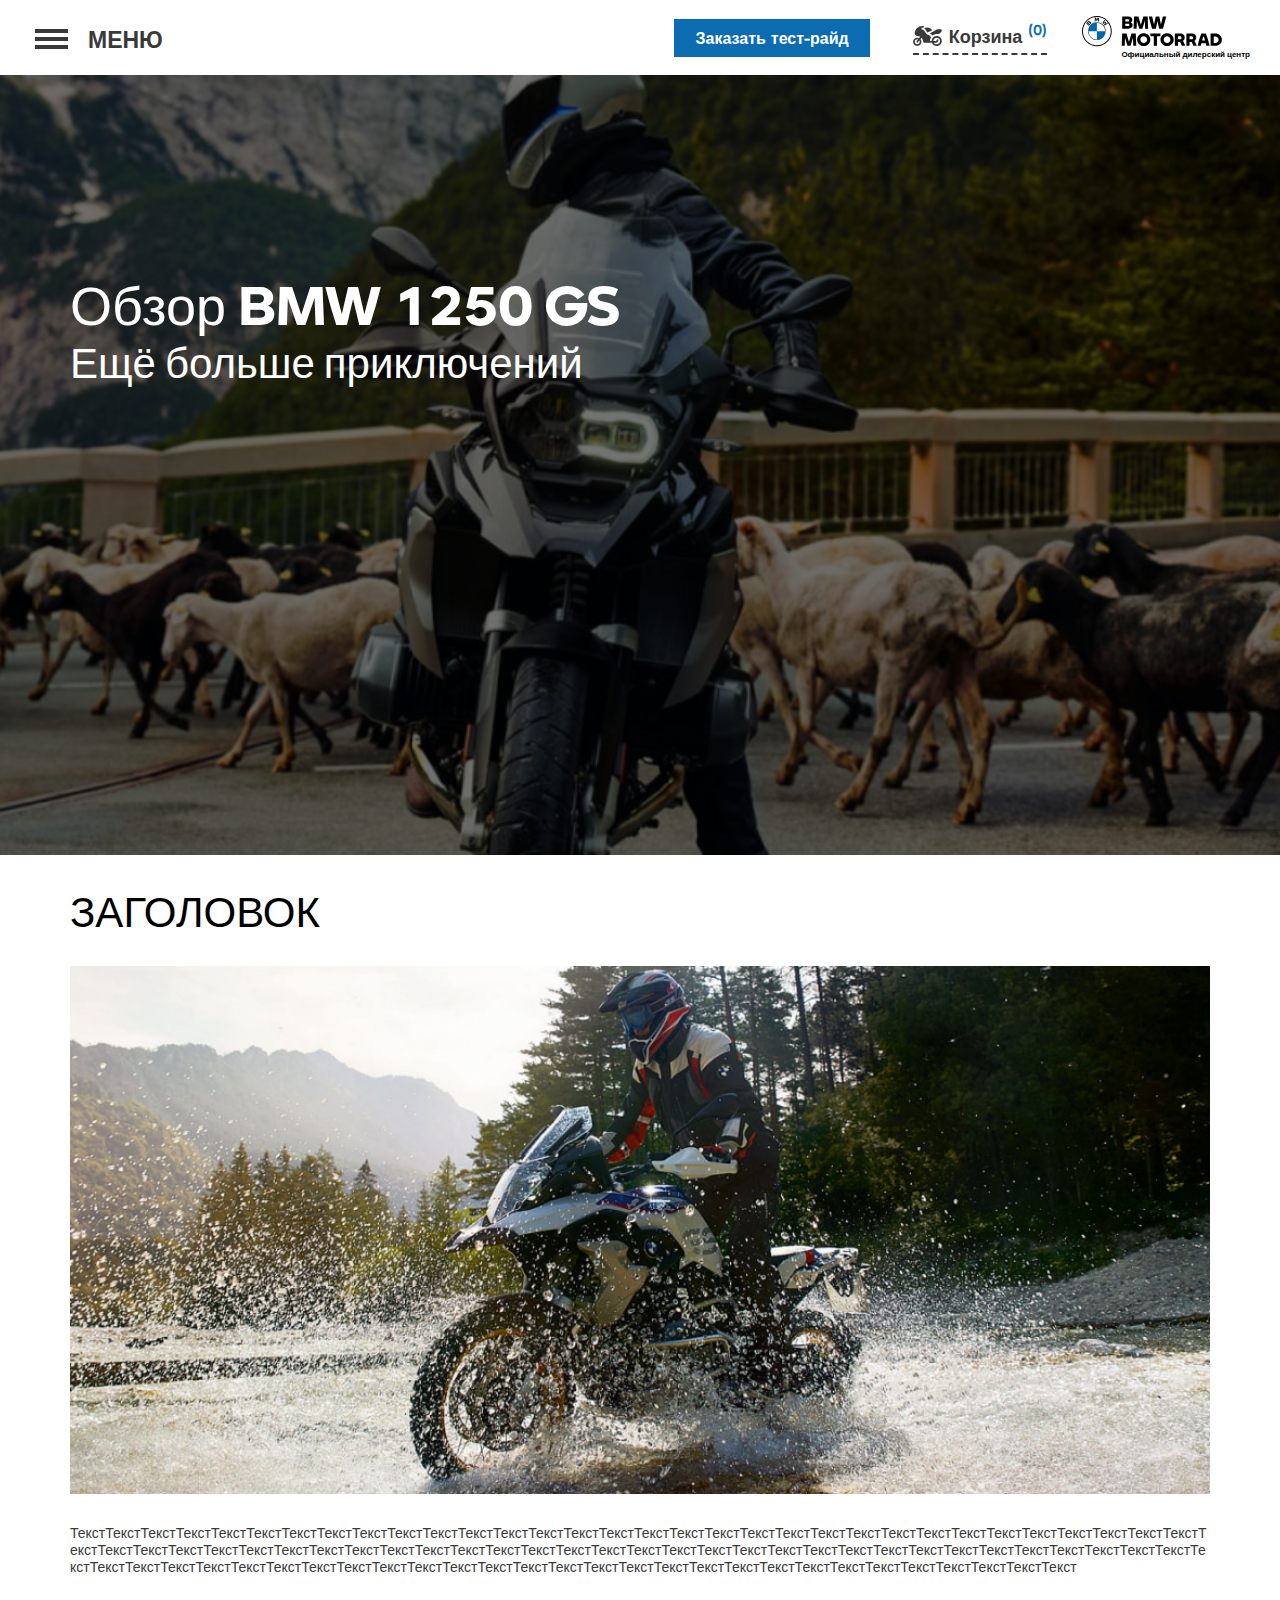
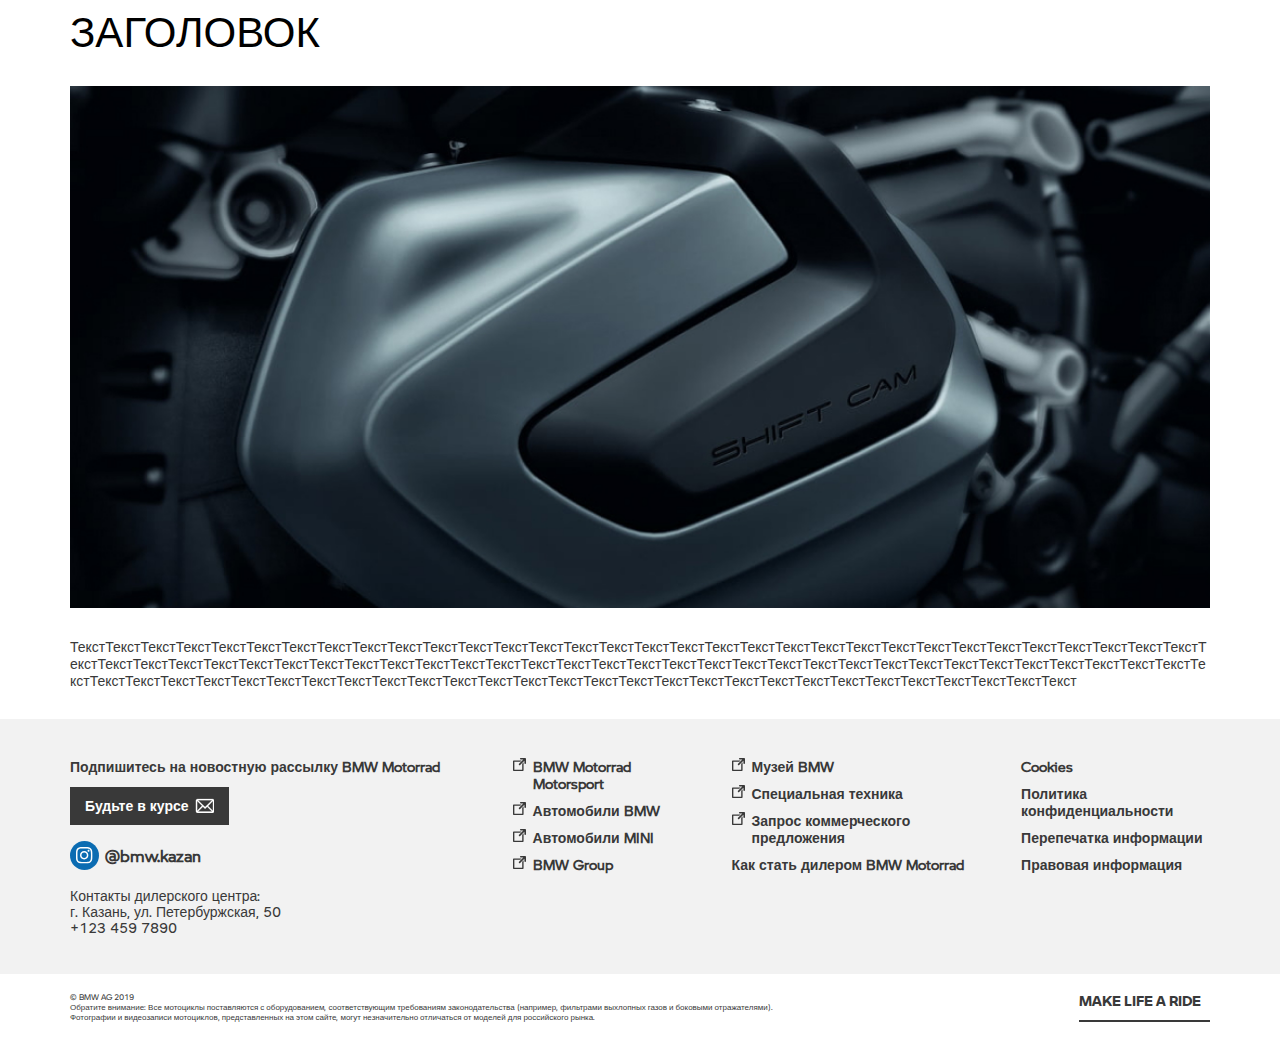
<file: overview.html>
<!DOCTYPE html>
<html xmlns="http://www.w3.org/1999/xhtml">
<head>
    <meta http-equiv="text/html" charset="utf-8">
    <meta http-equiv="X-UA-Compatible" content="IE=edge">
    <meta name="viewport" content="width=device-width, initial-scale=1">
    <title>MotoStore</title>
    <link rel="stylesheet" type="text/css" href="css/style.css">
  
</head>
<body class="body">


<!-- LOADER -->

<!-- Добавить класс "preloader--hidden" для скрытия прелоадера -->
<div class="preloader preloader--hidden">
    <svg width="120" height="120" viewBox="0 0 120 120" fill="none" xmlns="http://www.w3.org/2000/svg">
        <symbol id="l-circle">
            <circle r="10" cx="10" cy="10" />
        </symbol>
        <g id="loader" class="l-circles">
            <g class="g-circle">
                <use xlink:href="#l-circle" class="load-circle" />
            </g>
            <g class="g-circle">
                <use xlink:href="#l-circle" class="load-circle" />
            </g>
            <g class="g-circle">
                <use xlink:href="#l-circle" class="load-circle" />
            </g>
            <g class="g-circle">
                <use xlink:href="#l-circle" class="load-circle" />
            </g>
            <g class="g-circle">
                <use xlink:href="#l-circle" class="load-circle" />
            </g>
            <g class="g-circle">
                <use xlink:href="#l-circle" class="load-circle" />
            </g>
            <g class="g-circle">
                <use xlink:href="#l-circle" class="load-circle" />
            </g>
            <g class="g-circle">
                <use xlink:href="#l-circle" class="load-circle" />
            </g>
            <g class="g-circle">
                <use xlink:href="#l-circle" class="load-circle" />
            </g>
            <g class="g-circle">
                <use xlink:href="#l-circle" class="load-circle" />
            </g>
            <g class="g-circle">
                <use xlink:href="#l-circle" class="load-circle" />
            </g>
            <g class="g-circle">
                <use xlink:href="#l-circle" class="load-circle" />
            </g>
            <g class="g-circle">
                <use xlink:href="#l-circle" class="load-circle" />
            </g>
            <g class="g-circle">
                <use xlink:href="#l-circle" class="load-circle" />
            </g>
        </g>
    </svg>
</div>
<!-- / LOADER -->

<section class="main-head">
    <!-- HEADER -->

    <!-- Добавить класс "header--scrolling", если нужна прибитая к верху шапка.
         Добавить К НЕМУ класс "header--hidden", если нужно скрыть шапку при скролле вниз -->

    <!-- Добавить класс "header--opened_menu", когда меню открыто -->
    <header class="header">
        <button class="header__menu-button">
            <span></span>
            <span></span>
            <span></span>
            <span class="header__menu-label header__menu-label--menu">Меню</span>
            <span class="header__menu-label header__menu-label--close">Закрыть</span>
        </button>
        <button class="button button--blue header__order">Заказать тест-райд</button>
        <div class="header__basket">Корзина<span>(0)</span></div>
        <div class="header__logo">
            <img src="img/logo.svg" alt="">
            <span>Официальный дилерский центр</span>
        </div>
    </header>

    <!-- / HEADER -->

    <!-- CATALOG -->

    <div class="catalog header__catalog">
        <div class="catalog__wrapper">
        <!-- Добавить класс "catalog__categories--shown" для анимированного появления списка категорий -->
            <div class="catalog__categories catalog__categories--shown">
                <span class="catalog__cat catalog__cat--active">Мотоциклы BMW</span>
                <span class="catalog__cat">Аксессуары</span>
                <span class="catalog__cat">Сервис</span>
                <span class="catalog__cat">Владельцам BMW</span>
                <span class="catalog__cat">Мир BMW</span>
                <span class="catalog__cat">Дилерский центр</span>
            </div>

            <!-- Добавить класс "catalog__categories--shown" для анимированного появления списка категорий -->
            <div class="catalog__categories catalog__categories--shown">
                <span class="catalog__cat catalog__cat--small">Adventure</span>
                <span class="catalog__cat catalog__cat--small catalog__cat--active">Roadster</span>
                <span class="catalog__cat catalog__cat--small">Sport</span>
                <span class="catalog__cat catalog__cat--small">Tour</span>
                <span class="catalog__cat catalog__cat--small">Heritage</span>
                <span class="catalog__cat catalog__cat--small">Maxi-scooter</span>
                <span class="catalog__cat catalog__cat--small">Мотоциклы с пробегом</span>
                <span class="catalog__cat catalog__cat--small">Мотоциклы в наличии</span>
            </div>

            <!-- Добавить класс "catalog__items--shown" для анимированного появления списка товаров -->
            <div class="catalog__items catalog__items--shown">
                <div class="catalog__item">
                    <div class="catalog__item-img"><img src="img/cat1.jpg" alt=""></div>
                    <a href="#">G 310 GS</a>
                </div>
                <div class="catalog__item">
                    <div class="catalog__item-img"><img src="img/cat1.jpg" alt=""></div>
                    <a href="#">BMW F 750 GS</a>
                </div>
                <div class="catalog__item">
                    <div class="catalog__item-img"><img src="img/cat1.jpg" alt=""></div>
                    <a href="#">G 310 GS</a>
                </div>
                <div class="catalog__item">
                    <div class="catalog__item-img"><img src="img/cat1.jpg" alt=""></div>
                    <a href="#">BMW F 750 GS</a>
                </div>
                <div class="catalog__item">
                    <div class="catalog__item-img"><img src="img/cat1.jpg" alt=""></div>
                    <a href="#">G 310 GS</a>
                </div>
                <div class="catalog__item">
                    <div class="catalog__item-img"><img src="img/cat1.jpg" alt=""></div>
                    <a href="#">BMW F 750 GS</a>
                </div>
            </div>



            <div class="catalog-footer">
                <div class="catalog-footer__items">
                    <a href="#">
                        <div class="catalog-footer__item">
                            <div class="catalog-footer__img"><img src="img/header-icons/01.svg" alt=""></div>
                            <p class="catalog-footer__text">Создайте свой мотоцикл</p>
                        </div>
                    </a>
                    <a href="#">
                        <div class="catalog-footer__item">
                            <div class="catalog-footer__img"><img src="img/header-icons/02.svg" alt=""></div>
                            <p class="catalog-footer__text">Найти дилера</p>
                        </div>
                    </a>
                    <a href="#">
                        <div class="catalog-footer__item">
                            <div class="catalog-footer__img"><img src="img/header-icons/03.svg" alt=""></div>
                            <p class="catalog-footer__text">Обзор моделей</p>
                        </div>
                    </a>
                    <a href="#">
                        <div class="catalog-footer__item">
                            <div class="catalog-footer__img"><img src="img/header-icons/04.svg" alt=""></div>
                            <p class="catalog-footer__text">События</p>
                        </div>
                    </a>
                    <a href="#">
                        <div class="catalog-footer__item">
                            <div class="catalog-footer__img"><img src="img/header-icons/05.svg" alt=""></div>
                            <p class="catalog-footer__text">Тест-райд</p>
                        </div>
                    </a>
                </div>
                <a href="#" class="catalog-footer__link">make life a ride</a>
            </div>
        </div>
    </div>

    <!-- / CATALOG -->

    

</section>

<!-- FIRST-SCREEN -->
    
    <div class="first-screen">
        <div class="container first-text">
            <h1 class="first-text__head">Обзор BMW 1250 GS</h1>
            <p class="first-text__text">Ещё больше приключений</p>
        </div>
    </div>

<!-- / FIRST-SCREEN -->

<section class="content">
    <div class="container">
        <div class="content-block">
            <div class="content-block__flex">
                <h2 class="content-block__head">ЗАГОЛОВОК</h2>
                <img src="img/overview/01.jpg" alt="" class="content-block__img">
                <p class="content-block__text">ТекстТекстТекстТекстТекстТекстТекстТекстТекстТекстТекстТекстТекстТекстТекстТекстТекстТекстТекстТекстТекстТекстТекстТекстТекстТекстТекстТекстТекстТекстТекстТекстТекстТекстТекстТекстТекстТекстТекстТекстТекстТекстТекстТекстТекстТекстТекстТекстТекстТекстТекстТекстТекстТекстТекстТекстТекстТекстТекстТекстТекстТекстТекстТекстТекстТекстТекстТекстТекстТекстТекстТекстТекстТекстТекстТекстТекстТекстТекстТекстТекстТекстТекстТекстТекстТекстТекстТекстТекстТекстТекстТекстТекст</p>
            </div>
        </div>
        <div class="content-block">
            <div class="content-block__flex">
                <h2 class="content-block__head">ЗАГОЛОВОК</h2>
                <img src="img/overview/02.jpg" alt="" class="content-block__img">
                <p class="content-block__text">ТекстТекстТекстТекстТекстТекстТекстТекстТекстТекстТекстТекстТекстТекстТекстТекстТекстТекстТекстТекстТекстТекстТекстТекстТекстТекстТекстТекстТекстТекстТекстТекстТекстТекстТекстТекстТекстТекстТекстТекстТекстТекстТекстТекстТекстТекстТекстТекстТекстТекстТекстТекстТекстТекстТекстТекстТекстТекстТекстТекстТекстТекстТекстТекстТекстТекстТекстТекстТекстТекстТекстТекстТекстТекстТекстТекстТекстТекстТекстТекстТекстТекстТекстТекстТекстТекстТекстТекстТекстТекстТекстТекстТекст</p>
            </div>
        </div>
    </div>

</section>
<!-- FOOTER -->

    <footer class="footer">
        <div class="container footer__flex">
            <div class="footer__left">
                <p class="footer__subscribe-text">Подпишитесь на новостную рассылку BMW Motorrad</p>
                <button class="button button--subscribe">Будьте в курсе</button>
                <div class="socials footer__soc">
                    <a href="#" class="socials__item">
                        <span class="socials__icon"><img src="img/insta.svg" alt=""></span>
                        <span class="socials__text">@bmw.kazan</span>
                    </a>
                </div>
                <p class="footer__contacts">
                    Контакты дилерского центра:<br>
                    г. Казань, ул. Петербуржская, 50<br>
                    +123 459 7890
                </p>
            </div>
            <div class="column-menu footer__menu">
                <div class="column-menu__col">
                    <a href="https://www.bmw-motorrad.ru/" target="_blank" class="column-menu__link column-menu__link--external">BMW Motorrad Motorsport</a>
                    <a href="https://www.bmwgroup.com/en.html" target="_blank" class="column-menu__link column-menu__link--external">Автомобили BMW</a>
                    <a href="https://www.bmw-motorrad.ru/" target="_blank" class="column-menu__link column-menu__link--external">Автомобили MINI</a>
                    <a href="https://www.bmwgroup.com/en.html" target="_blank" class="column-menu__link column-menu__link--external">BMW Group</a>
                </div>
                <div class="column-menu__col">
                    <a href="https://www.bmw-motorrad.ru/" target="_blank" class="column-menu__link column-menu__link--external">Музей BMW</a>
                    <a href="https://www.bmwgroup.com/en.html" target="_blank" class="column-menu__link column-menu__link--external">Специальная техника</a>
                    <a href="https://www.bmw-motorrad.ru/" target="_blank" class="column-menu__link column-menu__link--external">Запрос коммерческого предложения</a>
                    <a href="#" class="column-menu__link">Как стать дилером BMW Motorrad</a>
                </div>                
                <div class="column-menu__col">
                    <a href="#" class="column-menu__link">Cookies</a>
                    <a href="#" class="column-menu__link">Политика конфиденциальности</a>
                    <a href="#" class="column-menu__link">Перепечатка информации</a>
                    <a href="#" class="column-menu__link">Правовая информация</a>
                </div>   
            </div>
        </div>
    </footer>
    <div class="bottom">
        <div class="container bottom__flex">
            <p class="bottom__copyright">© BMW AG 2019<br>Обратите внимание: Все мотоциклы поставляются с оборудованием, соответствующим требованиям законодательства (например, фильтрами выхлопных газов и боковыми отражателями). Фотографии и видеозаписи мотоциклов, представленных на этом сайте, могут незначительно отличаться от моделей для российского рынка.</p>

            <!-- Анимация будет при добавлении класса "bottom__slogan--lined" -->
            <span class="bottom__slogan bottom__slogan--lined">MAKE LIFE A RIDE</span>
        </div>
    </div>

    <!-- / FOOTER -->

<!-- ЭТО СКРИПТЫ ЧИСТО ДЛЯ ТЕСТА НА ХЕРОКУ -->

<script>
    document.getElementsByClassName('header__menu-button')[0].onclick = function() {
        const header = document.getElementsByClassName('header')[0];
        const body = document.getElementsByClassName('body')[0];
        if (!header.classList.contains('header--opened_menu')) {
            header.classList.add('header--opened_menu');
            body.classList.add('_lock');
        }
        else {
            header.classList.remove('header--opened_menu');
            body.classList.remove('_lock');
        }
    }
</script>

</body>
</html>
</file>
<file: css/style.css>
@charset "UTF-8";
@font-face {
	font-family: "Century Gothic Regular";
	src: url("../../fonts/CenturyGothic.eot");
	src: url("../../fonts/CenturyGothic.eot?#iefix") format("embedded-opentype"), url("../../fonts/CenturyGothic.woff") format("woff"), url("../../fonts/CenturyGothic.ttf") format("truetype");
	font-weight: normal;
	font-style: normal;
}
@font-face {
	font-family: "BMW Regular";
	src: url("../../fonts/BMWMotorradW05-Regular.woff");
	src: url("../../fonts/BMWMotorradW05-Regular.eot?#iefix") format("embedded-opentype"), url("../../fonts/BMWMotorradW05-Regular.woff") format("woff"), url("../../fonts/BMWMotorradW05-Regular.ttf") format("truetype");
	font-weight: normal;
	font-style: normal;
}
@font-face {
	font-family: "BMW Bold";
	src: url("../../fonts/BMWMotorradW05-Bold.eot");
	src: url("../../fonts/BMWMotorradW05-Bold.eot?#iefix") format("embedded-opentype"), url("../../fonts/BMWMotorradW05-Bold.woff") format("woff"), url("../../fonts/BMWMotorradW05-Bold.ttf") format("truetype");
	font-weight: normal;
	font-style: normal;
}
body {
	font-family: "BMW Regular", sans-serif;
	color: #393939;
	margin: 0;
	padding: 0;
	background: white;
	position: relative;
}
body._lock {
	overflow: hidden;
}

p {
	margin: 0;
}

h1, h2, h3, h4, h5, h6 {
	margin: 0;
	font-weight: normal;
}

header, footer, section, div, span, p, button, a, input, textarea, form {
	-webkit-box-sizing: border-box;
	        box-sizing: border-box;
}

button, input, textarea, select {
	outline: none;
}

button {
	padding: 0;
	border: 0;
	background-color: transparent;
	-webkit-transition: 0.3s;
	-o-transition: 0.3s;
	transition: 0.3s;
}

a {
	text-decoration: none;
	-webkit-transition: 0.3s;
	-o-transition: 0.3s;
	transition: 0.3s;
}

a:focus {
	outline: none;
}

form {
	margin: 0;
}

footer {
	margin: 0;
	padding: 0;
}

ul {
	-webkit-padding-start: 0px;
	        padding-inline-start: 0px;
}

/* количество кружков */
/* размер прелоадера */
/* цвет кружков */
/* угол поворота каждого кружка относительно центра фигуры */
.preloader {
	position: fixed;
	top: 0;
	left: 0;
	bottom: 0;
	right: 0;
	background: white;
	z-index: 5000;
	display: -webkit-box;
	display: -ms-flexbox;
	display: flex;
	-webkit-box-pack: center;
	    -ms-flex-pack: center;
	        justify-content: center;
	-webkit-box-align: center;
	    -ms-flex-align: center;
	        align-items: center;
	-webkit-transition: 0.3s;
	-o-transition: 0.3s;
	transition: 0.3s;
}
.preloader--hidden {
	opacity: 0;
	pointer-events: none;
}
.preloader .l-circles {
	fill: black;
}
.preloader .g-circle {
	-webkit-transform-origin: 60px 60px;
	    -ms-transform-origin: 60px 60px;
	        transform-origin: 60px 60px;
	-webkit-animation: opacity 1.2s linear infinite;
	        animation: opacity 1.2s linear infinite;
}
.preloader .g-circle:nth-child(14n+1) {
	-webkit-transform: rotate(-25.7142857143deg) translate(10px, 10px) scale(0.85);
	    -ms-transform: rotate(-25.7142857143deg) translate(10px, 10px) scale(0.85);
	        transform: rotate(-25.7142857143deg) translate(10px, 10px) scale(0.85);
	-webkit-animation-delay: -0.1s;
	        animation-delay: -0.1s;
}
.preloader .g-circle:nth-child(14n+2) {
	-webkit-transform: rotate(-51.4285714286deg) translate(10px, 10px) scale(0.85);
	    -ms-transform: rotate(-51.4285714286deg) translate(10px, 10px) scale(0.85);
	        transform: rotate(-51.4285714286deg) translate(10px, 10px) scale(0.85);
	-webkit-animation-delay: -0.2s;
	        animation-delay: -0.2s;
}
.preloader .g-circle:nth-child(14n+3) {
	-webkit-transform: rotate(-77.1428571429deg) translate(10px, 10px) scale(0.85);
	    -ms-transform: rotate(-77.1428571429deg) translate(10px, 10px) scale(0.85);
	        transform: rotate(-77.1428571429deg) translate(10px, 10px) scale(0.85);
	-webkit-animation-delay: -0.3s;
	        animation-delay: -0.3s;
}
.preloader .g-circle:nth-child(14n+4) {
	-webkit-transform: rotate(-102.8571428571deg) translate(10px, 10px) scale(0.85);
	    -ms-transform: rotate(-102.8571428571deg) translate(10px, 10px) scale(0.85);
	        transform: rotate(-102.8571428571deg) translate(10px, 10px) scale(0.85);
	-webkit-animation-delay: -0.4s;
	        animation-delay: -0.4s;
}
.preloader .g-circle:nth-child(14n+5) {
	-webkit-transform: rotate(-128.5714285714deg) translate(10px, 10px) scale(0.85);
	    -ms-transform: rotate(-128.5714285714deg) translate(10px, 10px) scale(0.85);
	        transform: rotate(-128.5714285714deg) translate(10px, 10px) scale(0.85);
	-webkit-animation-delay: -0.5s;
	        animation-delay: -0.5s;
}
.preloader .g-circle:nth-child(14n+6) {
	-webkit-transform: rotate(-154.2857142857deg) translate(10px, 10px) scale(0.85);
	    -ms-transform: rotate(-154.2857142857deg) translate(10px, 10px) scale(0.85);
	        transform: rotate(-154.2857142857deg) translate(10px, 10px) scale(0.85);
	-webkit-animation-delay: -0.6s;
	        animation-delay: -0.6s;
}
.preloader .g-circle:nth-child(14n+7) {
	-webkit-transform: rotate(-180deg) translate(10px, 10px) scale(0.85);
	    -ms-transform: rotate(-180deg) translate(10px, 10px) scale(0.85);
	        transform: rotate(-180deg) translate(10px, 10px) scale(0.85);
	-webkit-animation-delay: -0.7s;
	        animation-delay: -0.7s;
}
.preloader .g-circle:nth-child(14n+8) {
	-webkit-transform: rotate(-205.7142857143deg) translate(10px, 10px) scale(0.85);
	    -ms-transform: rotate(-205.7142857143deg) translate(10px, 10px) scale(0.85);
	        transform: rotate(-205.7142857143deg) translate(10px, 10px) scale(0.85);
	-webkit-animation-delay: -0.8s;
	        animation-delay: -0.8s;
}
.preloader .g-circle:nth-child(14n+9) {
	-webkit-transform: rotate(-231.4285714286deg) translate(10px, 10px) scale(0.85);
	    -ms-transform: rotate(-231.4285714286deg) translate(10px, 10px) scale(0.85);
	        transform: rotate(-231.4285714286deg) translate(10px, 10px) scale(0.85);
	-webkit-animation-delay: -0.9s;
	        animation-delay: -0.9s;
}
.preloader .g-circle:nth-child(14n+10) {
	-webkit-transform: rotate(-257.1428571429deg) translate(10px, 10px) scale(0.85);
	    -ms-transform: rotate(-257.1428571429deg) translate(10px, 10px) scale(0.85);
	        transform: rotate(-257.1428571429deg) translate(10px, 10px) scale(0.85);
	-webkit-animation-delay: -1s;
	        animation-delay: -1s;
}
.preloader .g-circle:nth-child(14n+11) {
	-webkit-transform: rotate(-282.8571428571deg) translate(10px, 10px) scale(0.85);
	    -ms-transform: rotate(-282.8571428571deg) translate(10px, 10px) scale(0.85);
	        transform: rotate(-282.8571428571deg) translate(10px, 10px) scale(0.85);
	-webkit-animation-delay: -1.1s;
	        animation-delay: -1.1s;
}
.preloader .g-circle:nth-child(14n+12) {
	-webkit-transform: rotate(-308.5714285714deg) translate(10px, 10px) scale(0.85);
	    -ms-transform: rotate(-308.5714285714deg) translate(10px, 10px) scale(0.85);
	        transform: rotate(-308.5714285714deg) translate(10px, 10px) scale(0.85);
	-webkit-animation-delay: -1.2s;
	        animation-delay: -1.2s;
}
.preloader .g-circle:nth-child(14n+13) {
	-webkit-transform: rotate(-334.2857142857deg) translate(10px, 10px) scale(0.85);
	    -ms-transform: rotate(-334.2857142857deg) translate(10px, 10px) scale(0.85);
	        transform: rotate(-334.2857142857deg) translate(10px, 10px) scale(0.85);
	-webkit-animation-delay: -1.3s;
	        animation-delay: -1.3s;
}
.preloader .g-circle:nth-child(14n+14) {
	-webkit-transform: rotate(-360deg) translate(10px, 10px) scale(0.85);
	    -ms-transform: rotate(-360deg) translate(10px, 10px) scale(0.85);
	        transform: rotate(-360deg) translate(10px, 10px) scale(0.85);
	-webkit-animation-delay: -1.4s;
	        animation-delay: -1.4s;
}
.preloader .g-circle:nth-child(14n+1) .load-circle {
	-webkit-animation-delay: -0.1s;
	        animation-delay: -0.1s;
}
.preloader .g-circle:nth-child(14n+2) .load-circle {
	-webkit-animation-delay: -0.2s;
	        animation-delay: -0.2s;
}
.preloader .g-circle:nth-child(14n+3) .load-circle {
	-webkit-animation-delay: -0.3s;
	        animation-delay: -0.3s;
}
.preloader .g-circle:nth-child(14n+4) .load-circle {
	-webkit-animation-delay: -0.4s;
	        animation-delay: -0.4s;
}
.preloader .g-circle:nth-child(14n+5) .load-circle {
	-webkit-animation-delay: -0.5s;
	        animation-delay: -0.5s;
}
.preloader .g-circle:nth-child(14n+6) .load-circle {
	-webkit-animation-delay: -0.6s;
	        animation-delay: -0.6s;
}
.preloader .g-circle:nth-child(14n+7) .load-circle {
	-webkit-animation-delay: -0.7s;
	        animation-delay: -0.7s;
}
.preloader .g-circle:nth-child(14n+8) .load-circle {
	-webkit-animation-delay: -0.8s;
	        animation-delay: -0.8s;
}
.preloader .g-circle:nth-child(14n+9) .load-circle {
	-webkit-animation-delay: -0.9s;
	        animation-delay: -0.9s;
}
.preloader .g-circle:nth-child(14n+10) .load-circle {
	-webkit-animation-delay: -1s;
	        animation-delay: -1s;
}
.preloader .g-circle:nth-child(14n+11) .load-circle {
	-webkit-animation-delay: -1.1s;
	        animation-delay: -1.1s;
}
.preloader .g-circle:nth-child(14n+12) .load-circle {
	-webkit-animation-delay: -1.2s;
	        animation-delay: -1.2s;
}
.preloader .g-circle:nth-child(14n+13) .load-circle {
	-webkit-animation-delay: -1.3s;
	        animation-delay: -1.3s;
}
.preloader .g-circle:nth-child(14n+14) .load-circle {
	-webkit-animation-delay: -1.4s;
	        animation-delay: -1.4s;
}
.preloader .load-circle {
	-webkit-transform-origin: 15px 15px;
	    -ms-transform-origin: 15px 15px;
	        transform-origin: 15px 15px;
	-webkit-animation: 1.2s linear infinite;
	        animation: 1.2s linear infinite;
	-webkit-animation-name: transform;
	        animation-name: transform;
}

@-webkit-keyframes opacity {
	0% {
		fill-opacity: 1;
	}
	42% {
		fill-opacity: 0.8;
	}
	50% {
		fill-opacity: 0.7;
	}
	100% {
		fill-opacity: 0.3;
	}
}

@keyframes opacity {
	0% {
		fill-opacity: 1;
	}
	42% {
		fill-opacity: 0.8;
	}
	50% {
		fill-opacity: 0.7;
	}
	100% {
		fill-opacity: 0.3;
	}
}
@-webkit-keyframes transform {
	0% {
		-webkit-transform: scale(1);
		        transform: scale(1);
	}
	100% {
		-webkit-transform: scale(0.05);
		        transform: scale(0.05);
	}
}
@keyframes transform {
	0% {
		-webkit-transform: scale(1);
		        transform: scale(1);
	}
	100% {
		-webkit-transform: scale(0.05);
		        transform: scale(0.05);
	}
}
.main-head {
	position: relative;
	-webkit-box-shadow: 0px 1px 0px rgba(0, 0, 0, 0.05);
	        box-shadow: 0px 1px 0px rgba(0, 0, 0, 0.05);
}

.container {
	width: 1276px;
	margin: 0 auto;
	max-width: 100%;
}
@media (max-width: 1336px) {
	.container {
		max-width: 1140px;
	}
}
@media (max-width: 1199px) {
	.container {
		max-width: 932px;
	}
}
@media (max-width: 991px) {
	.container {
		max-width: 708px;
	}
}
@media (max-width: 767px) {
	.container {
		max-width: 100%;
		padding-left: 15px;
		padding-right: 15px;
	}
}
.container--form {
	width: 704px;
}
.container--middle {
	width: 958px;
}
.container--big {
	width: 1150px;
}
.container--max {
	width: 1353px;
}

.button {
	height: 38px;
	font-family: "BMW Regular", sans-serif;
	font-weight: bold;
	font-size: 16px;
	line-height: 20px;
	position: relative;
	cursor: pointer;
	-ms-flex-negative: 0;
	    flex-shrink: 0;
	white-space: nowrap;
}
.button--blue {
	background: #0B6CB2;
	color: white;
	border: 1px solid transparent;
	padding: 0 20px;
}
.button--blue:hover {
	color: #0B6CB2;
	background: transparent;
	border-color: #0B6CB2;
}
.button--top {
	background: white;
	font-size: 20px;
	line-height: 25px;
	padding: 0 60px;
}
@media (max-width: 991px) {
	.button--top {
		font-size: 16px;
		line-height: 20px;
		height: 30px;
		padding: 0 30px;
	}
}
.button--top:hover {
	background: #0B6CB2;
	color: white;
}
.button--more {
	font-size: 14px;
	line-height: 17px;
	color: white;
	background: #393939;
	padding: 0 30px 0 15px;
	position: relative;
}
.button--more:after {
	content: "";
	display: block;
	position: absolute;
	width: 7px;
	height: 11px;
	background: url("../img/top-slider-nav.svg") center no-repeat;
	right: 12px;
	top: 14px;
	-webkit-transform: scale(-1, 1);
	    -ms-transform: scale(-1, 1);
	        transform: scale(-1, 1);
}
.button--more:hover {
	background: #0B6CB2;
}
.button--subscribe {
	color: white;
	background: #393939;
	padding: 0 40px 2px 15px;
	font-size: 14px;
	line-height: 17px;
}
.button--subscribe:hover {
	background: #0B6CB2;
}
.button--subscribe:after {
	content: "";
	display: block;
	position: absolute;
	width: 19px;
	height: 15px;
	background: url("../img/subscribe-icon.svg");
	right: 15px;
	top: 11px;
}
.button--grey {
	background: #393939;
	color: white;
	padding: 0 15px;
}
.button--grey:hover {
	background: #0B6CB2;
}
.button--book {
	font-size: 18px;
	line-height: 22px;
	width: 100%;
}
.button--small {
	font-size: 12px;
	line-height: 15px;
	padding: 0 23px;
}
.button--back {
	background: #393939;
	color: white;
	font-size: 12px;
	line-height: 15px;
	padding: 0 15px 0 31px;
}
.button--back:before {
	content: "";
	display: block;
	position: absolute;
	width: 7px;
	height: 11px;
	background: url("../img/top-slider-nav.svg") center no-repeat;
	left: 15px;
	top: 13px;
}
.button--back:hover {
	background: #0B6CB2;
}
.button--to_basket {
	border: 2px solid #393939;
	padding: 0 18px 0 53px;
}
.button--to_basket:before {
	content: "";
	display: block;
	position: absolute;
	width: 29px;
	height: 20px;
	background: url("../img/order-icon.svg") center no-repeat;
	background-size: cover;
	left: 19px;
	top: 7px;
}
.button--to_basket:after {
	content: "";
	display: block;
	position: absolute;
	width: 29px;
	height: 20px;
	background: url("../img/order-icon-white.svg") center no-repeat;
	background-size: cover;
	left: 19px;
	top: 7px;
	opacity: 0;
	-webkit-transition: 0.3s;
	-o-transition: 0.3s;
	transition: 0.3s;
}
.button--to_basket:hover {
	color: white;
	border-color: #0B6CB2;
	background: #0B6CB2;
}
.button--to_basket:hover:after {
	opacity: 1;
}
.button--product {
	background: transparent;
	border: 2px solid white;
	width: 100%;
	color: white;
}
.button--product:hover {
	background: white;
	color: #393939;
}
.button--product_white {
	background: white;
	border: 2px solid white;
	width: 100%;
}
.button--product_white:hover {
	background: transparent;
	color: white;
}
.button--product_order {
	background: white;
	width: 100%;
}
.button--product_order span {
	position: relative;
	padding-left: 37px;
}
.button--product_order span:before {
	content: "";
	display: block;
	position: absolute;
	width: 29px;
	height: 20px;
	background: url("../img/order-icon.svg") center no-repeat;
	background-size: cover;
	left: 0;
	top: 0;
}
.button--product_order span:after {
	content: "";
	display: block;
	position: absolute;
	width: 29px;
	height: 20px;
	background: url("../img/order-icon-blue.svg") center no-repeat;
	background-size: cover;
	left: 0;
	top: 0;
	opacity: 0;
	-webkit-transition: 0.3s;
	-o-transition: 0.3s;
	transition: 0.3s;
}
.button--product_order:hover {
	color: #0B6CB2;
}
.button--product_order:hover span:after {
	opacity: 1;
}
.button--product_order_reverse {
	background: transparent;
	width: 100%;
	border: 2px solid white;
	color: white;
}
.button--product_order_reverse span {
	position: relative;
	padding-left: 37px;
}
.button--product_order_reverse span:before {
	content: "";
	display: block;
	position: absolute;
	width: 29px;
	height: 20px;
	background: url("../img/order-icon-white.svg") center no-repeat;
	background-size: cover;
	left: 0;
	top: 0;
}
.button--product_order_reverse span:after {
	content: "";
	display: block;
	position: absolute;
	width: 29px;
	height: 20px;
	background: url("../img/order-icon-blue.svg") center no-repeat;
	background-size: cover;
	left: 0;
	top: 0;
	opacity: 0;
	-webkit-transition: 0.3s;
	-o-transition: 0.3s;
	transition: 0.3s;
}
.button--product_order_reverse:hover {
	background: white;
	color: #0B6CB2;
}
.button--product_order_reverse:hover span:after {
	opacity: 1;
}
.button--transparent {
	background: transparent;
	color: #393939;
	border: 2px solid #393939;
}
.button--transparent:hover {
	border-color: #0B6CB2;
	color: #0B6CB2;
}

.header {
	width: 100%;
	padding: 12px 40px 11px;
	display: -webkit-box;
	display: -ms-flexbox;
	display: flex;
	-webkit-box-align: center;
	    -ms-flex-align: center;
	        align-items: center;
	z-index: 1002;
	position: relative;
	background: white;
	-webkit-transition: 0.3s;
	-o-transition: 0.3s;
	transition: 0.3s;
	height: 75px;
}
@media (max-width: 1361px) {
	.header {
		padding: 12px 30px 11px;
	}
}
@media (max-width: 767px) {
	.header {
		-ms-flex-wrap: wrap;
		    flex-wrap: wrap;
		height: 120px;
		padding: 20px 15px 10px 15px;
	}
}
.header--scrolling {
	position: fixed;
	top: 0;
	left: 0;
}
.header--scrolling + .header__catalog {
	position: fixed;
	top: 75px;
}
.header--hidden {
	-webkit-transform: translateY(-100%);
	    -ms-transform: translateY(-100%);
	        transform: translateY(-100%);
}
.header--opened_menu .header__menu-button span:not(.header__menu-label):nth-child(1) {
	-webkit-transform: rotate(45deg);
	    -ms-transform: rotate(45deg);
	        transform: rotate(45deg);
	top: 10px;
}
.header--opened_menu .header__menu-button span:not(.header__menu-label):nth-child(2) {
	opacity: 0;
}
.header--opened_menu .header__menu-button span:not(.header__menu-label):nth-child(3) {
	-webkit-transform: rotate(-45deg);
	    -ms-transform: rotate(-45deg);
	        transform: rotate(-45deg);
	top: 10px;
}
.header--opened_menu .header__menu-button .header__menu-label--menu {
	display: none;
}
.header--opened_menu .header__menu-button .header__menu-label--close {
	display: block;
}
@media (max-width: 767px) {
	.header--opened_menu .header__menu-button .header__menu-label--close {
		display: none;
	}
}
.header--opened_menu .header__form {
	opacity: 1;
}
@media (max-width: 767px) {
	.header--opened_menu .header__form {
		height: 39px;
	}
}
.header--opened_menu + .header__catalog {
	-webkit-transform: translateY(0);
	    -ms-transform: translateY(0);
	        transform: translateY(0);
	opacity: 1;
}
.header--opened_menu + .header__catalog .catalog-footer__link:after {
	content: "";
	-webkit-transition-delay: 0.9s;
	     -o-transition-delay: 0.9s;
	        transition-delay: 0.9s;
	opacity: 1;
	-webkit-transform: translate(0, 0);
	    -ms-transform: translate(0, 0);
	        transform: translate(0, 0);
}
.header--opened_menu + .header__catalog .catalog__items--shown {
	opacity: 1;
}
.header--opened_menu .header__logo:before {
	content: "";
	-webkit-transition-delay: 0.9s;
	     -o-transition-delay: 0.9s;
	        transition-delay: 0.9s;
	-webkit-transform: translate(0, 0);
	    -ms-transform: translate(0, 0);
	        transform: translate(0, 0);
}
.header__catalog {
	-webkit-transform: translateY(-100%);
	    -ms-transform: translateY(-100%);
	        transform: translateY(-100%);
}
.header__menu-button {
	cursor: pointer;
	position: relative;
	padding-left: 58px;
}
@media (max-width: 991px) {
	.header__menu-button {
		padding-left: 45px;
	}
}
@media (max-width: 767px) {
	.header__menu-button {
		-webkit-box-ordinal-group: 1;
		    -ms-flex-order: 0;
		        order: 0;
		margin-top: -20px;
	}
}
.header__menu-button span:not(.header__menu-label) {
	display: block;
	width: 33px;
	height: 4px;
	background: #393939;
	position: absolute;
	left: 5px;
	-webkit-transition: 0.3s;
	-o-transition: 0.3s;
	transition: 0.3s;
}
@media (max-width: 991px) {
	.header__menu-button span:not(.header__menu-label) {
		width: 25px;
		height: 2px;
	}
}
.header__menu-button span:not(.header__menu-label):nth-child(1) {
	top: 3px;
}
.header__menu-button span:not(.header__menu-label):nth-child(2) {
	top: 11px;
}
.header__menu-button span:not(.header__menu-label):nth-child(3) {
	top: 19px;
}
.header__menu-label {
	color: #393939;
	font-family: "BMW Regular", sans-serif;
	font-weight: bold;
	font-size: 23px;
	line-height: 25px;
	text-transform: uppercase;
}
@media (max-width: 991px) {
	.header__menu-label {
		font-size: 18px;
		line-height: 24px;
	}
}
@media (max-width: 767px) {
	.header__menu-label {
		display: none;
	}
}
.header__menu-label--close {
	display: none;
}
.header__form {
	margin-left: 27px;
	opacity: 0;
	-webkit-transition: 0.3s;
	-o-transition: 0.3s;
	transition: 0.3s;
}
@media (max-width: 1336px) {
	.header__form {
		min-width: 0 !important;
		width: 100%;
		margin-right: 30px !important;
	}
}
@media (max-width: 1199px) {
	.header__form {
		margin-right: 15px !important;
	}
}
@media (max-width: 991px) {
	.header__form {
		margin-left: 15px !important;
	}
}
@media (max-width: 767px) {
	.header__form {
		-webkit-box-ordinal-group: 4;
		    -ms-flex-order: 3;
		        order: 3;
		height: 0;
		margin: 10px 0 !important;
	}
}
.header__order {
	margin-left: auto;
}
@media (max-width: 991px) {
	.header__order {
		font-size: 14px;
	}
}
@media (max-width: 767px) {
	.header__order {
		-webkit-box-ordinal-group: 5;
		    -ms-flex-order: 4;
		        order: 4;
		margin-top: 20px;
	}
}
.header__basket {
	font-family: "BMW Regular", sans-serif;
	font-size: 18px;
	font-weight: bold;
	line-height: 22px;
	position: relative;
	padding: 4px 25px 6px 36px;
	color: #393939;
	border-bottom: 2px dashed #393939;
	cursor: pointer;
	margin-left: 43px;
	-webkit-transition: 0.3s;
	-o-transition: 0.3s;
	transition: 0.3s;
}
@media (max-width: 1199px) {
	.header__basket {
		font-size: 0;
		margin: 0 10px 0 30px;
	}
}
@media (max-width: 991px) {
	.header__basket {
		margin: 0 0 0 15px;
	}
}
@media (max-width: 767px) {
	.header__basket {
		-webkit-box-ordinal-group: 2;
		    -ms-flex-order: 1;
		        order: 1;
		margin-left: auto;
	}
}
.header__basket:before {
	content: "";
	display: block;
	position: absolute;
	left: 0;
	top: 5px;
	width: 29px;
	height: 20px;
	background: url("../img/order-icon.svg");
}
.header__basket:hover {
	border-color: #0B6CB2;
}
.header__basket span {
	font-family: "BMW Regular", sans-serif;
	font-size: 14px;
	line-height: 16px;
	color: #0B6CB2;
	position: absolute;
	top: 0;
	right: 0;
}
.header__logo {
	margin-left: 35px;
	display: -webkit-box;
	display: -ms-flexbox;
	display: flex;
	-webkit-box-orient: vertical;
	-webkit-box-direction: normal;
	    -ms-flex-direction: column;
	        flex-direction: column;
	cursor: pointer;
	position: relative;
}
@media (max-width: 1199px) {
	.header__logo {
		margin-left: 20px;
	}
}
@media (max-width: 767px) {
	.header__logo {
		-webkit-box-ordinal-group: 3;
		    -ms-flex-order: 2;
		        order: 2;
	}
}
.header__logo img {
	width: 140px;
}
@media (max-width: 991px) {
	.header__logo img {
		width: 130px;
	}
}
.header__logo span {
	font-weight: 900;
	font-size: 8px;
	color: black;
	line-height: 13px;
	margin-left: 39px;
}
@media (max-width: 991px) {
	.header__logo span {
		margin-left: 0;
		line-height: 10px;
		margin-top: 3px;
	}
}
.header__logo:before {
	content: "";
	width: 100%;
	height: 4px;
	position: absolute;
	top: -10px;
	left: 0;
	display: block;
	background-color: #000;
	-webkit-transform: translate(0, -25px);
	    -ms-transform: translate(0, -25px);
	        transform: translate(0, -25px);
	-webkit-transition: 0.5s;
	-o-transition: 0.5s;
	transition: 0.5s;
}
@media (max-width: 767px) {
	.header__logo:before {
		-webkit-transform: translate(0, -45px);
		    -ms-transform: translate(0, -45px);
		        transform: translate(0, -45px);
	}
}

.catalog {
	background: white;
	position: absolute;
	top: 100%;
	z-index: 1001;
	left: 0;
	width: 100%;
	-webkit-transition: -webkit-transform 0.9s;
	transition: -webkit-transform 0.9s;
	-o-transition: transform 0.9s;
	transition: transform 0.9s;
	transition: transform 0.9s, -webkit-transform 0.9s;
	padding: 45px 60px 30px;
	height: calc(100vh - 75px);
	display: -webkit-box;
	display: -ms-flexbox;
	display: flex;
	-webkit-box-orient: vertical;
	-webkit-box-direction: normal;
	    -ms-flex-direction: column;
	        flex-direction: column;
	overflow: auto;
	opacity: 0;
}
.catalog__wrapper {
	height: 100%;
	display: -webkit-box;
	display: -ms-flexbox;
	display: flex;
	-webkit-box-orient: vertical;
	-webkit-box-direction: normal;
	    -ms-flex-direction: column;
	        flex-direction: column;
	position: relative;
}
@media (max-width: 1336px) {
	.catalog {
		padding: 30px 9px;
	}
}
@media (max-width: 991px) {
	.catalog {
		padding: 15px;
		min-height: calc(100vh - 75px);
	}
}
@media (max-width: 767px) {
	.catalog {
		min-height: calc(100vh - 120px);
		padding-top: 0;
	}
}
.catalog__categories {
	display: -webkit-box;
	display: -ms-flexbox;
	display: flex;
	opacity: 0;
	-webkit-transform: translateY(-30px);
	    -ms-transform: translateY(-30px);
	        transform: translateY(-30px);
	-ms-flex-negative: 0;
	    flex-shrink: 0;
	-webkit-transition: 0.3s;
	-o-transition: 0.3s;
	transition: 0.3s;
	margin-top: 13px;
	position: relative;
}
@media (max-width: 767px) {
	.catalog__categories {
		-webkit-box-orient: vertical;
		-webkit-box-direction: normal;
		    -ms-flex-direction: column;
		        flex-direction: column;
		-webkit-padding-start: 0px;
		        padding-inline-start: 0px;
	}
}
.catalog__categories--shown {
	-webkit-transform: translateY(0);
	    -ms-transform: translateY(0);
	        transform: translateY(0);
	opacity: 1;
}
.catalog__sub-categories {
	display: none;
	opacity: 0;
	-webkit-transform: translateY(-30px);
	    -ms-transform: translateY(-30px);
	        transform: translateY(-30px);
	-ms-flex-negative: 0;
	    flex-shrink: 0;
	-webkit-transition: 0.3s;
	-o-transition: 0.3s;
	transition: 0.3s;
	position: absolute;
	top: 80px;
	left: 0;
}
@media (max-width: 767px) {
	.catalog__sub-categories {
		-webkit-box-orient: vertical;
		-webkit-box-direction: normal;
		    -ms-flex-direction: column;
		        flex-direction: column;
		position: relative;
		-webkit-padding-start: 0px;
		        padding-inline-start: 0px;
		margin: 40px 0 0 15%;
		top: 0;
	}
}
.catalog__sub-categories--shown {
	display: -webkit-box;
	display: -ms-flexbox;
	display: flex;
	-webkit-transform: translateY(0);
	    -ms-transform: translateY(0);
	        transform: translateY(0);
	opacity: 1;
}
.catalog__cat {
	display: block;
	font-size: 22px;
	line-height: 26px;
	color: #393939;
	cursor: pointer;
	margin: 0 21px;
	padding-bottom: 24px;
	-webkit-transition: 0.1s;
	-o-transition: 0.1s;
	transition: 0.1s;
	-ms-flex-negative: 0;
	    flex-shrink: 0;
	position: relative;
}
@media (max-width: 1199px) {
	.catalog__cat {
		font-size: 18px;
		line-height: 20px;
		padding-bottom: 18px;
		margin: 0 15px;
	}
}
@media (max-width: 991px) {
	.catalog__cat {
		font-size: 16px;
	}
	.catalog__cat:first-child {
		margin-left: 0;
	}
}
@media (max-width: 767px) {
	.catalog__cat {
		margin: 0 0 20px 0;
		padding: 0;
		font-size: 24px;
		line-height: 26px;
	}
}
.catalog__cat > span {
	position: relative;
}
@media (max-width: 767px) {
	.catalog__cat > span {
		display: block;
		width: 100%;
	}
	.catalog__cat > span:before {
		content: "";
		display: none;
		width: 100%;
		height: 3px;
		background-color: #393939;
		position: absolute;
		left: 0;
		bottom: -15px;
	}
}
.catalog__cat > span:after {
	content: "";
	display: block;
	position: relative;
	left: calc(50% - 10px);
	top: 15px;
	width: 20px;
	height: 13px;
	background: url("../img/catalog-arrow.svg");
	opacity: 0;
	-webkit-transition: 0.3s;
	-o-transition: 0.3s;
	transition: 0.3s;
	-webkit-transform: translateY(-10px);
	    -ms-transform: translateY(-10px);
	        transform: translateY(-10px);
}
@media (max-width: 767px) {
	.catalog__cat > span:after {
		position: absolute;
		background-size: cover;
		width: 16px;
		height: 11px;
		top: 10px;
		right: 0;
		margin: 0 0 0 48%;
	}
}
@media (min-width: 767px) {
	.catalog__cat:hover > span {
		text-shadow: 1px 0 1px #393939;
	}
	.catalog__cat:hover > span:after, .catalog__cat--active > span:after {
		-webkit-transform: translateY(0);
		    -ms-transform: translateY(0);
		        transform: translateY(0);
		opacity: 1;
	}
}
.catalog__cat--active > span {
	text-shadow: 1px 0 1px #393939;
}
.catalog__cat--active > span:before {
	display: block;
}
@media (max-width: 767px) {
	.catalog__cat--parent > span:after {
		-webkit-transform: translateY(0);
		    -ms-transform: translateY(0);
		        transform: translateY(0);
		opacity: 1;
	}
}
.catalog__cat--small {
	font-size: 20px;
	line-height: 23px;
	margin: 0 17px;
}
@media (max-width: 991px) {
	.catalog__cat--small {
		font-size: 16px;
		line-height: 20px;
	}
}
@media (max-width: 767px) {
	.catalog__cat--small {
		font-size: 14px;
		margin: 0 10px;
	}
}
.catalog__cat--small:first-child {
	margin-left: 21px;
}
@media (max-width: 991px) {
	.catalog__cat--small:first-child {
		margin-left: 15px;
	}
}
@media (max-width: 767px) {
	.catalog__cat--small:first-child {
		margin-left: 0;
	}
}
.catalog__sub-cat {
	font-size: 20px;
	line-height: 23px;
	margin: 0 17px;
	display: block;
	color: #393939;
	cursor: pointer;
	padding-bottom: 24px;
	-webkit-transition: 0.1s;
	-o-transition: 0.1s;
	transition: 0.1s;
	-ms-flex-negative: 0;
	    flex-shrink: 0;
}
@media (max-width: 1199px) {
	.catalog__sub-cat {
		font-size: 16px;
		line-height: 20px;
	}
}
@media (max-width: 991px) {
	.catalog__sub-cat {
		font-size: 14px;
		margin: 0 10px;
	}
}
@media (max-width: 767px) {
	.catalog__sub-cat {
		font-size: 20px;
		line-height: 23px;
		padding: 0;
		margin: 0 0 25px 0;
	}
}
.catalog__sub-cat > span {
	position: relative;
}
@media (max-width: 767px) {
	.catalog__sub-cat > span {
		display: block;
		width: 100%;
	}
	.catalog__sub-cat > span:before {
		content: "";
		display: none;
		width: 100%;
		height: 3px;
		background-color: #393939;
		position: absolute;
		left: 0;
		bottom: -15px;
	}
}
.catalog__sub-cat > span:after {
	content: "";
	display: block;
	position: relative;
	left: calc(50% - 10px);
	top: 15px;
	width: 20px;
	height: 13px;
	background: url("../img/catalog-arrow.svg");
	opacity: 0;
	-webkit-transition: 0.3s;
	-o-transition: 0.3s;
	transition: 0.3s;
	-webkit-transform: translateY(-10px);
	    -ms-transform: translateY(-10px);
	        transform: translateY(-10px);
}
@media (max-width: 767px) {
	.catalog__sub-cat > span:after {
		position: absolute;
		background-size: cover;
		width: 16px;
		height: 11px;
		top: 10px;
		right: 0;
		margin: 0 0 0 48%;
	}
}
@media (min-width: 767px) {
	.catalog__sub-cat:hover > span {
		text-shadow: 1px 0 1px #393939;
	}
	.catalog__sub-cat:hover > span:after, .catalog__sub-cat--active > span:after {
		-webkit-transform: translateY(0);
		    -ms-transform: translateY(0);
		        transform: translateY(0);
		opacity: 1;
	}
}
.catalog__sub-cat--active > span {
	text-shadow: 1px 0 1px #393939;
}
.catalog__sub-cat--active > span:before {
	display: block;
}
@media (max-width: 767px) {
	.catalog__sub-cat--parent > span:after {
		-webkit-transform: translateY(0);
		    -ms-transform: translateY(0);
		        transform: translateY(0);
		opacity: 1;
	}
}
.catalog__sub-cat:first-child {
	margin-left: 21px;
}
@media (max-width: 991px) {
	.catalog__sub-cat:first-child {
		margin-left: 15px;
	}
}
@media (max-width: 767px) {
	.catalog__sub-cat:first-child {
		margin-left: 0;
	}
}
.catalog__items {
	display: none;
	-ms-flex-wrap: wrap;
	    flex-wrap: wrap;
	opacity: 0;
	-webkit-transition: 0.5s;
	-o-transition: 0.5s;
	transition: 0.5s;
	overflow: auto;
	padding-right: 7%;
	min-height: 300px;
	max-height: 320px;
	position: absolute;
	top: 50px;
	left: 20px;
	width: 80vw;
}
@media (max-width: 1336px) {
	.catalog__items {
		padding-right: 0;
	}
}
@media (max-width: 767px) {
	.catalog__items {
		position: relative;
		-ms-flex-wrap: nowrap;
		    flex-wrap: nowrap;
		top: 0;
		left: -20%;
		width: 95vw;
		padding: 0 10px;
		min-height: 0;
	}
}
.catalog__items--shown {
	opacity: 1;
	display: -webkit-box;
	display: -ms-flexbox;
	display: flex;
}
.catalog__item {
	width: 18%;
	-ms-flex-negative: 0;
	    flex-shrink: 0;
	display: -webkit-box;
	display: -ms-flexbox;
	display: flex;
	-webkit-box-orient: vertical;
	-webkit-box-direction: normal;
	    -ms-flex-direction: column;
	        flex-direction: column;
	-webkit-box-align: center;
	    -ms-flex-align: center;
	        align-items: center;
	margin-top: 20px;
	min-height: 215px;
	cursor: pointer;
	margin-right: 2%;
}
@media (max-width: 1199px) {
	.catalog__item {
		width: 23%;
	}
}
@media (max-width: 991px) {
	.catalog__item {
		min-height: 200px;
	}
}
@media (max-width: 767px) {
	.catalog__item {
		width: 48%;
	}
}
.catalog__item:hover a {
	font-weight: bold;
	font-size: 22px;
	line-height: 27px;
	border-color: #393939;
}
@media (max-width: 991px) {
	.catalog__item:hover a {
		font-size: 20px;
	}
}
.catalog__item a {
	display: block;
	margin-top: 17px;
	color: #393939;
	font-size: 18px;
	line-height: 23px;
	padding-bottom: 11px;
	border-bottom: 3px solid transparent;
}
@media (max-width: 991px) {
	.catalog__item a {
		font-size: 16px;
		border-bottom-width: 2px;
		padding-bottom: 8px;
	}
}
.catalog__item-price {
	display: -webkit-box;
	display: -ms-flexbox;
	display: flex;
	-webkit-box-align: center;
	    -ms-flex-align: center;
	        align-items: center;
	margin: 8px 0 0 0;
}
.catalog__item-price img {
	width: 16px;
	height: 16px;
	margin: 0 0 0 4px;
}
.catalog__item-more {
	font-size: 12px;
	color: #393939;
	font-family: "BMW Regular", sans-serif;
}
.catalog__item-more span {
	display: inline-block;
	width: 6px;
}
.catalog__item-more span img {
	max-width: 100%;
}
.catalog__item-img {
	width: 100%;
	height: 135px;
	display: -webkit-box;
	display: -ms-flexbox;
	display: flex;
}
@media (max-width: 991px) {
	.catalog__item-img {
		height: 130px;
	}
}
.catalog__item-img img {
	max-width: 100%;
	max-height: 100%;
	display: block;
	margin: auto;
}
.catalog__text-wrap {
	width: 100%;
	margin: 30px 21px 44px;
}
@media (max-width: 991px) {
	.catalog__text-wrap {
		margin-bottom: 30px;
	}
}
@media (max-width: 767px) {
	.catalog__text-wrap {
		margin: 0;
		overflow: hidden;
	}
}
.catalog__text-title {
	font-family: "BMW Bold", sans-serif;
	font-weight: bold;
	font-size: 34px;
	line-height: 41px;
	margin-bottom: 30px;
}
@media (max-width: 1199px) {
	.catalog__text-title {
		font-size: 30px;
	}
}
@media (max-width: 991px) {
	.catalog__text-title {
		font-size: 24px;
		line-height: 30px;
		margin-bottom: 20px;
	}
}
@media (max-width: 767px) {
	.catalog__text-title {
		font-size: 18px;
		line-height: 24px;
		margin-bottom: 15px;
	}
}
.catalog__text {
	font-family: "BMW Regular", sans-serif;
	font-size: 14px;
	line-height: 17px;
}
.catalog__text-list {
	margin: 52px 0 0 50%;
	padding: 0;
	list-style: none;
}
@media (max-width: 991px) {
	.catalog__text-list {
		margin-top: 30px;
	}
}
@media (max-width: 767px) {
	.catalog__text-list {
		margin: 15px 30px;
	}
}
.catalog__text-list li {
	font-family: "BMW Regular", sans-serif;
	font-size: 14px;
	line-height: 17px;
}
.catalog__text-button {
	font-size: 12px;
	line-height: 15px;
	padding: 0 21px;
	margin: 45px 0 0 50%;
	-webkit-transform: translateX(-50%);
	    -ms-transform: translateX(-50%);
	        transform: translateX(-50%);
}
@media (max-width: 991px) {
	.catalog__text-button {
		margin-top: 30px;
	}
}
@media (max-width: 767px) {
	.catalog__text-button {
		margin-top: 0;
	}
}

.catalog-footer {
	width: 100%;
	position: relative;
	top: 365px;
	background-color: #fff;
	padding: 15px 25px 30px 25px;
}
@media (max-width: 767px) {
	.catalog-footer {
		top: 0;
	}
}
.catalog-footer__flex {
	display: -webkit-box;
	display: -ms-flexbox;
	display: flex;
	-webkit-box-pack: end;
	    -ms-flex-pack: end;
	        justify-content: flex-end;
}
.catalog-footer__link {
	display: block;
	position: relative;
}
@media (max-width: 767px) {
	.catalog-footer__link {
		margin: 0 0 40px 0;
	}
}
.catalog-footer__link span {
	font-family: "BMW Bold", sans-serif;
	text-transform: uppercase;
	color: #000;
	font-size: 14px;
	font-weight: 600;
}
.catalog-footer__link:after {
	content: "";
	width: 100%;
	height: 4px;
	position: absolute;
	bottom: -10px;
	left: 0;
	background-color: #000;
	-webkit-transform: translate(0, 25px);
	    -ms-transform: translate(0, 25px);
	        transform: translate(0, 25px);
	-webkit-transition: 0.5s;
	-o-transition: 0.5s;
	transition: 0.5s;
	opacity: 0;
}

.first-screen {
	height: calc(100vh - 120px);
	background: url("../img/overview/first-screen__bg.jpg") center/cover no-repeat;
	position: relative;
}
.first-screen:before {
	content: "";
	display: block;
	width: 100%;
	height: 100%;
	position: absolute;
	top: 0;
	left: 0;
	background: rgba(0, 0, 0, 0.55);
	z-index: 0;
}

.first-text {
	height: 100%;
	position: relative;
	z-index: 2;
	color: #fff;
	font-family: "BMW Bold", sans-serif;
	-webkit-transform: translate(0, 25%);
	    -ms-transform: translate(0, 25%);
	        transform: translate(0, 25%);
}
.first-text__head {
	font-size: 54px;
	line-height: 66px;
}
@media (max-width: 767px) {
	.first-text__head {
		font-size: 36px;
		line-height: 56px;
	}
}
@media (max-width: 400px) {
	.first-text__head {
		font-size: 28px;
		line-height: 37px;
	}
}
.first-text__text {
	font-size: 42px;
	line-height: 51px;
}
@media (max-width: 767px) {
	.first-text__text {
		font-size: 28px;
		line-height: 37px;
	}
}
@media (max-width: 400px) {
	.first-text__text {
		font-size: 22px;
		line-height: 30px;
	}
}

.content {
	padding: 30px 0;
}

.content-block {
	max-width: 100%;
	margin: 0 0 30px 0;
}
.content-block:last-child {
	margin: 0;
}
.content-block__flex {
	display: -webkit-box;
	display: -ms-flexbox;
	display: flex;
	-webkit-box-orient: vertical;
	-webkit-box-direction: normal;
	    -ms-flex-direction: column;
	        flex-direction: column;
}
.content-block__head {
	font-family: "BMW Bold", sans-serif;
	color: #000;
	font-size: 42px;
	line-height: 51px;
	margin: 0 0 30px 0;
}
.content-block__img {
	width: 100%;
	margin: 0 0 30px 0;
}
.content-block__img img {
	max-width: 100%;
}
.content-block__text {
	font-family: "BMW Regular", sans-serif;
	font-size: 14px;
	line-height: 17px;
	word-wrap: break-word;
}

.main-link {
	width: 100%;
}
.main-link__body {
	padding: 11px 10px;
}
@media (max-width: 767px) {
	.main-link__body {
		display: -webkit-box;
		display: -ms-flexbox;
		display: flex;
		-webkit-box-orient: vertical;
		-webkit-box-direction: normal;
		    -ms-flex-direction: column;
		        flex-direction: column;
	}
}
.main-link__link {
	font-family: "BMW Regular", sans-serif;
	font-size: 18px;
	line-height: 22px;
	color: #393939;
	margin: 0 30px 0 0;
}
.main-link__link:hover {
	color: #0B6CB2;
	-webkit-transition: 0.3s;
	-o-transition: 0.3s;
	transition: 0.3s;
}
.main-link__link:last-child {
	margin: 0 0 0 0;
}
.main-link__link--active {
	font-family: "BMW Bold", sans-serif;
	font-weight: 800;
}
@media (max-width: 767px) {
	.main-link__link {
		margin: 0 0 15px 0;
		font-size: 23px;
		line-height: 28px;
	}
	.main-link__link:last-child {
		margin: 0 0 0 0;
	}
}

.footer {
	background: #F2F2F2;
	padding: 39px 0;
}
@media (max-width: 767px) {
	.footer {
		padding: 20px 0 10px;
	}
}
.footer__flex {
	display: -webkit-box;
	display: -ms-flexbox;
	display: flex;
}
@media (max-width: 767px) {
	.footer__flex {
		-webkit-box-orient: vertical;
		-webkit-box-direction: normal;
		    -ms-flex-direction: column;
		        flex-direction: column;
	}
}
.footer__left {
	width: 34%;
	-ms-flex-negative: 0;
	    flex-shrink: 0;
}
@media (max-width: 767px) {
	.footer__left {
		width: 100%;
	}
}
.footer__subscribe-text {
	color: #393939;
	font-family: "BMW Regular", sans-serif;
	font-weight: bold;
	font-size: 14px;
	line-height: 17px;
	margin-bottom: 12px;
}
.footer__soc {
	margin-top: 16px;
}
.footer__contacts {
	margin-top: 17px;
	font-size: 14px;
	line-height: 16px;
}
.footer__menu {
	width: 100%;
}
@media (max-width: 767px) {
	.footer__menu {
		margin-left: 0;
		-webkit-box-pack: start;
		    -ms-flex-pack: start;
		        justify-content: flex-start;
		margin-top: 20px;
	}
}

.socials {
	display: -webkit-box;
	display: -ms-flexbox;
	display: flex;
}
.socials__item {
	display: -webkit-box;
	display: -ms-flexbox;
	display: flex;
	-webkit-box-align: center;
	    -ms-flex-align: center;
	        align-items: center;
	color: #393939;
	margin-right: 12px;
}
.socials__item:hover {
	color: #0B6CB2;
}
.socials__item:hover .socials__icon {
	background: #393939;
}
.socials__icon {
	width: 29px;
	height: 29px;
	background: #0B6CB2;
	border-radius: 50%;
	-webkit-transition: 0.3s;
	-o-transition: 0.3s;
	transition: 0.3s;
	display: -webkit-box;
	display: -ms-flexbox;
	display: flex;
	-webkit-box-pack: center;
	    -ms-flex-pack: center;
	        justify-content: center;
	-webkit-box-align: center;
	    -ms-flex-align: center;
	        align-items: center;
}
.socials__icon + .socials__text {
	margin-left: 6px;
}
.socials__text {
	font-family: "BMW Regular", sans-serif;
	font-weight: bold;
	font-size: 16px;
	line-height: 17px;
}

.column-menu {
	display: -webkit-box;
	display: -ms-flexbox;
	display: flex;
	-webkit-box-pack: center;
	    -ms-flex-pack: center;
	        justify-content: center;
	margin: 0 0 0 55px;
}
@media (max-width: 767px) {
	.column-menu {
		margin: 0 0 0 0;
	}
}
.column-menu__col {
	margin-right: 55px;
}
@media (max-width: 991px) {
	.column-menu__col {
		-webkit-box-flex: 0;
		    -ms-flex: 0 1 100%;
		        flex: 0 1 100%;
	}
	.column-menu__col:last-child {
		margin: 25px 0 0 0;
	}
}
.column-menu__col:last-child {
	margin-right: 0;
}
.column-menu__link {
	color: #393939;
	font-weight: bold;
	font-size: 14px;
	line-height: 17px;
	position: relative;
	display: block;
	margin-bottom: 10px;
}
.column-menu__link:hover {
	color: #0B6CB2;
}
.column-menu__link--external {
	padding-left: 20px;
}
.column-menu__link--external:before {
	content: "";
	display: block;
	position: absolute;
	left: 0;
	top: 0;
	width: 13px;
	height: 13px;
	background: url("../img/external-icon.svg");
}

.bottom {
	padding: 18px 0 20px;
}
.bottom__flex {
	display: -webkit-box;
	display: -ms-flexbox;
	display: flex;
	-webkit-box-pack: justify;
	    -ms-flex-pack: justify;
	        justify-content: space-between;
}
@media (max-width: 767px) {
	.bottom__flex {
		-ms-flex-wrap: wrap;
		    flex-wrap: wrap;
	}
}
.bottom__copyright {
	max-width: 707px;
	font-size: 8px;
	line-height: 10px;
	font-family: "BMW Regular", sans-serif;
	margin-right: 30px;
}
@media (max-width: 767px) {
	.bottom__copyright {
		width: 100%;
		margin-bottom: 15px;
	}
}
.bottom__logo-slogan {
	display: -webkit-box;
	display: -ms-flexbox;
	display: flex;
	-webkit-box-align: center;
	    -ms-flex-align: center;
	        align-items: center;
}
@media (max-width: 767px) {
	.bottom__logo-slogan {
		width: 100%;
		-webkit-box-pack: justify;
		    -ms-flex-pack: justify;
		        justify-content: space-between;
	}
}
.bottom__logo {
	width: 200px;
	height: 46px;
	display: -webkit-box;
	display: -ms-flexbox;
	display: flex;
	-webkit-box-align: center;
	    -ms-flex-align: center;
	        align-items: center;
}
.bottom__logo img {
	max-width: 100%;
}
.bottom__slogan {
	font-family: "BMW Bold", sans-serif;
	color: #393939;
	font-weight: bold;
	font-size: 14px;
	line-height: 17px;
	padding-bottom: 6px;
	padding-right: 9px;
	position: relative;
	-ms-flex-negative: 0;
	    flex-shrink: 0;
	margin: 0 0 0 20px;
}
.bottom__slogan:before {
	content: "";
	display: block;
	position: absolute;
	bottom: 0;
	left: 0;
	width: 0;
	height: 2px;
	background: #393939;
	-webkit-transition: 0.3s;
	-o-transition: 0.3s;
	transition: 0.3s;
}
.bottom__slogan--lined:before {
	width: 100%;
}
</file>
